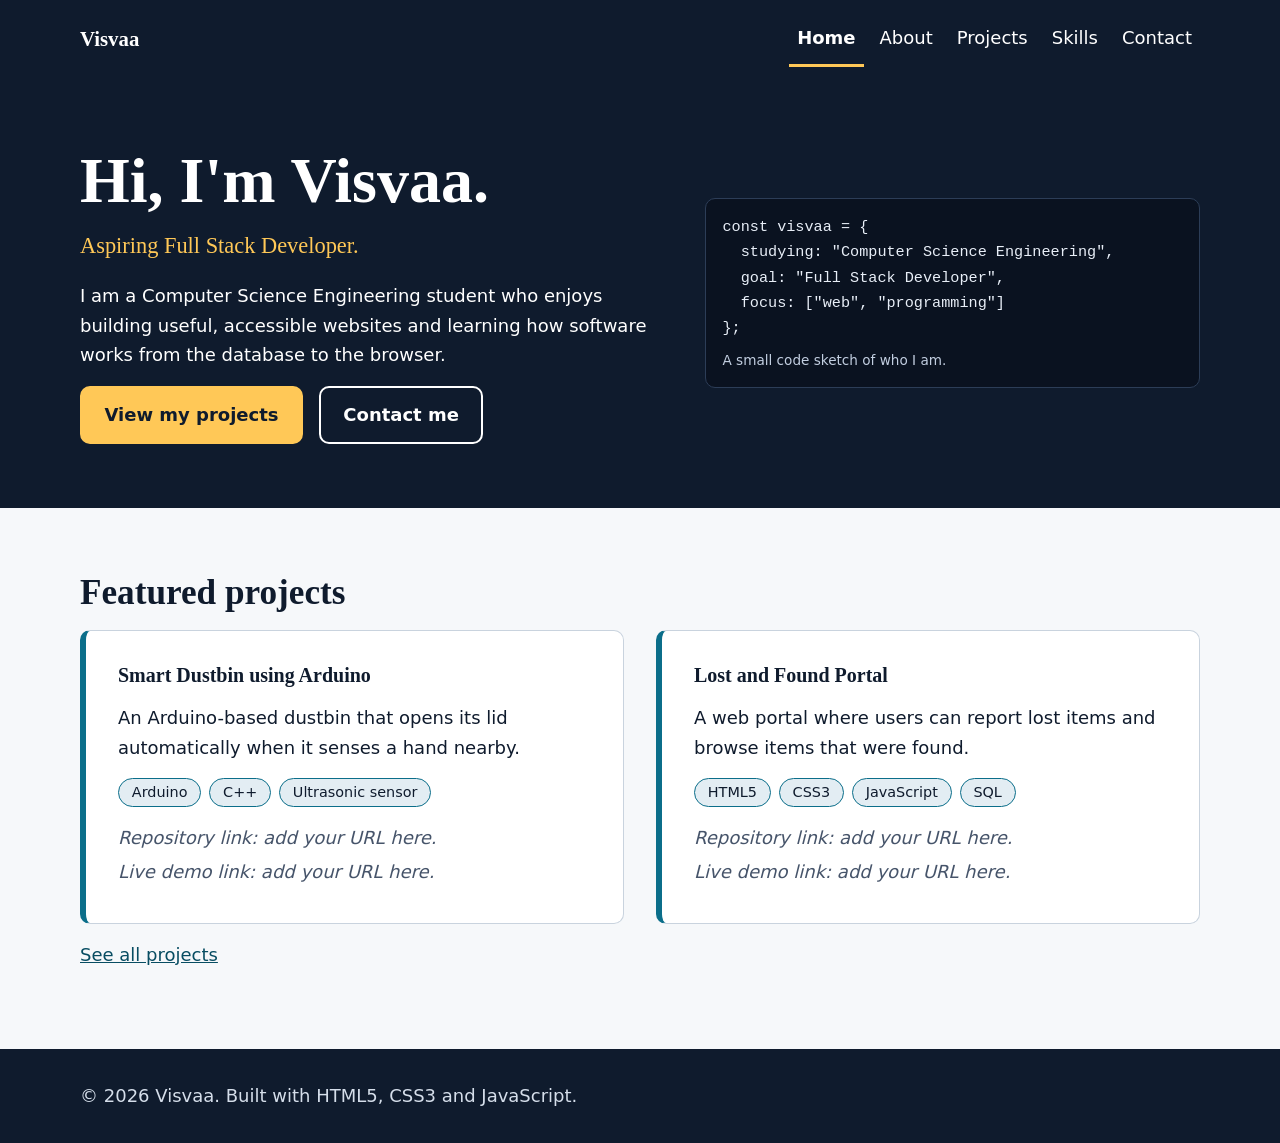
<file: index.html>
<!DOCTYPE html>
<html lang="en">
<head>
  <meta charset="UTF-8">
  <meta name="viewport" content="width=device-width, initial-scale=1">
  <title>Home | Visvaa Portfolio</title>
  <meta name="description" content="Visvaa is a Computer Science Engineering student and aspiring Full Stack Developer. See projects, skills and contact details.">
  <link rel="stylesheet" href="css/style.css">
  <script src="js/script.js" defer></script>
</head>
<body>
  <a class="skip-link" href="#main">Skip to main content</a>
  <header class="site-header">
    <div class="container header-inner">
      <a class="brand" href="index.html">Visvaa</a>
      <button class="menu-toggle" id="menu-toggle" type="button" aria-expanded="false" aria-controls="site-menu">Menu</button>
      <nav aria-label="Main">
        <ul class="nav-list" id="site-menu"><li><a href="index.html" aria-current="page">Home</a></li><li><a href="about.html">About</a></li><li><a href="projects.html">Projects</a></li><li><a href="skills.html">Skills</a></li><li><a href="contact.html">Contact</a></li></ul>
      </nav>
    </div>
  </header>
  <main id="main">
    <section class="hero" aria-labelledby="hero-title">
      <div class="container hero-grid">
        <div>
          <h1 id="hero-title">Hi, I'm Visvaa.</h1>
          <p class="subtitle">Aspiring Full Stack Developer.</p>
          <p>I am a Computer Science Engineering student who enjoys building useful, accessible websites and learning how software works from the database to the browser.</p>
          <div class="btn-group">
            <a class="btn btn-light" href="projects.html">View my projects</a>
            <a class="btn btn-outline" href="contact.html">Contact me</a>
          </div>
        </div>
        <figure class="code-card">
<pre><code>const visvaa = {
  studying: "Computer Science Engineering",
  goal: "Full Stack Developer",
  focus: ["web", "programming"]
};</code></pre>
          <figcaption>A small code sketch of who I am.</figcaption>
        </figure>
      </div>
    </section>
    <section class="block" aria-labelledby="featured-title">
      <div class="container">
        <h2 id="featured-title">Featured projects</h2>
        <ul class="grid cols-2">
          <li><article class="card">
            <h3>Smart Dustbin using Arduino</h3>
            <p>An Arduino-based dustbin that opens its lid automatically when it senses a hand nearby.</p>
            <ul class="tags" aria-label="Technologies used"><li>Arduino</li><li>C++</li><li>Ultrasonic sensor</li></ul>
            <p class="placeholder">Repository link: add your URL here.</p>
            <p class="placeholder">Live demo link: add your URL here.</p>
          </article></li>
          <li><article class="card">
            <h3>Lost and Found Portal</h3>
            <p>A web portal where users can report lost items and browse items that were found.</p>
            <ul class="tags" aria-label="Technologies used"><li>HTML5</li><li>CSS3</li><li>JavaScript</li><li>SQL</li></ul>
            <p class="placeholder">Repository link: add your URL here.</p>
            <p class="placeholder">Live demo link: add your URL here.</p>
          </article></li>
        </ul>
        <p><a href="projects.html">See all projects</a></p>
      </div>
    </section>
  </main>
  <footer class="site-footer">
    <div class="container">
      <p>&copy; <time datetime="2026">2026</time> Visvaa. Built with HTML5, CSS3 and JavaScript.</p>
    </div>
  </footer>
</body>
</html>
</file>
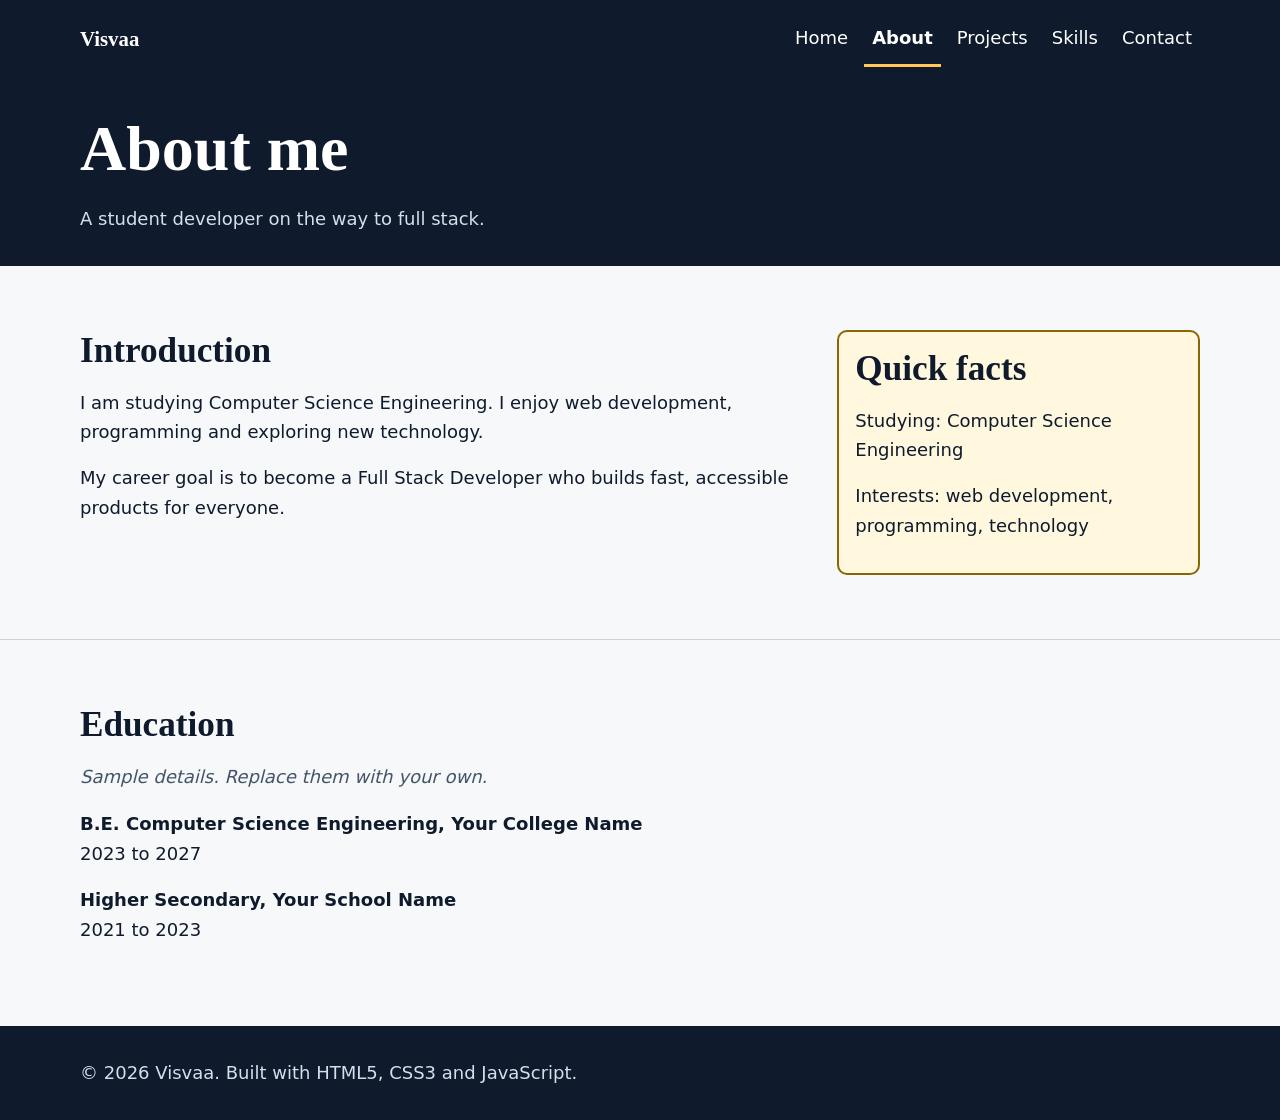
<file: about.html>
<!DOCTYPE html>
<html lang="en">
<head>
  <meta charset="UTF-8">
  <meta name="viewport" content="width=device-width, initial-scale=1">
  <title>About | Visvaa Portfolio</title>
  <meta name="description" content="Learn about Visvaa, a Computer Science Engineering student interested in web development, programming and technology.">
  <link rel="stylesheet" href="css/style.css">
  <script src="js/script.js" defer></script>
</head>
<body>
  <a class="skip-link" href="#main">Skip to main content</a>
  <header class="site-header">
    <div class="container header-inner">
      <a class="brand" href="index.html">Visvaa</a>
      <button class="menu-toggle" id="menu-toggle" type="button" aria-expanded="false" aria-controls="site-menu">Menu</button>
      <nav aria-label="Main">
        <ul class="nav-list" id="site-menu"><li><a href="index.html">Home</a></li><li><a href="about.html" aria-current="page">About</a></li><li><a href="projects.html">Projects</a></li><li><a href="skills.html">Skills</a></li><li><a href="contact.html">Contact</a></li></ul>
      </nav>
    </div>
  </header>
  <main id="main">
    <header class="page-title"><div class="container"><h1>About me</h1><p>A student developer on the way to full stack.</p></div></header>
    <section class="block" aria-labelledby="intro-title">
      <div class="container layout-two">
        <div>
          <h2 id="intro-title">Introduction</h2>
          <p>I am studying Computer Science Engineering. I enjoy web development, programming and exploring new technology.</p>
          <p>My career goal is to become a Full Stack Developer who builds fast, accessible products for everyone.</p>
        </div>
        <aside class="note" aria-labelledby="facts-title">
          <h2 id="facts-title">Quick facts</h2>
          <p>Studying: Computer Science Engineering</p>
          <p>Interests: web development, programming, technology</p>
        </aside>
      </div>
    </section>
    <section class="block" aria-labelledby="edu-title">
      <div class="container">
        <h2 id="edu-title">Education</h2>
        <p class="placeholder">Sample details. Replace them with your own.</p>
        <dl class="edu">
          <dt>B.E. Computer Science Engineering, Your College Name</dt>
          <dd><time datetime="2023">2023</time> to <time datetime="2027">2027</time></dd>
          <dt>Higher Secondary, Your School Name</dt>
          <dd><time datetime="2021">2021</time> to <time datetime="2023">2023</time></dd>
        </dl>
      </div>
    </section>
  </main>
  <footer class="site-footer">
    <div class="container">
      <p>&copy; <time datetime="2026">2026</time> Visvaa. Built with HTML5, CSS3 and JavaScript.</p>
    </div>
  </footer>
</body>
</html>
</file>
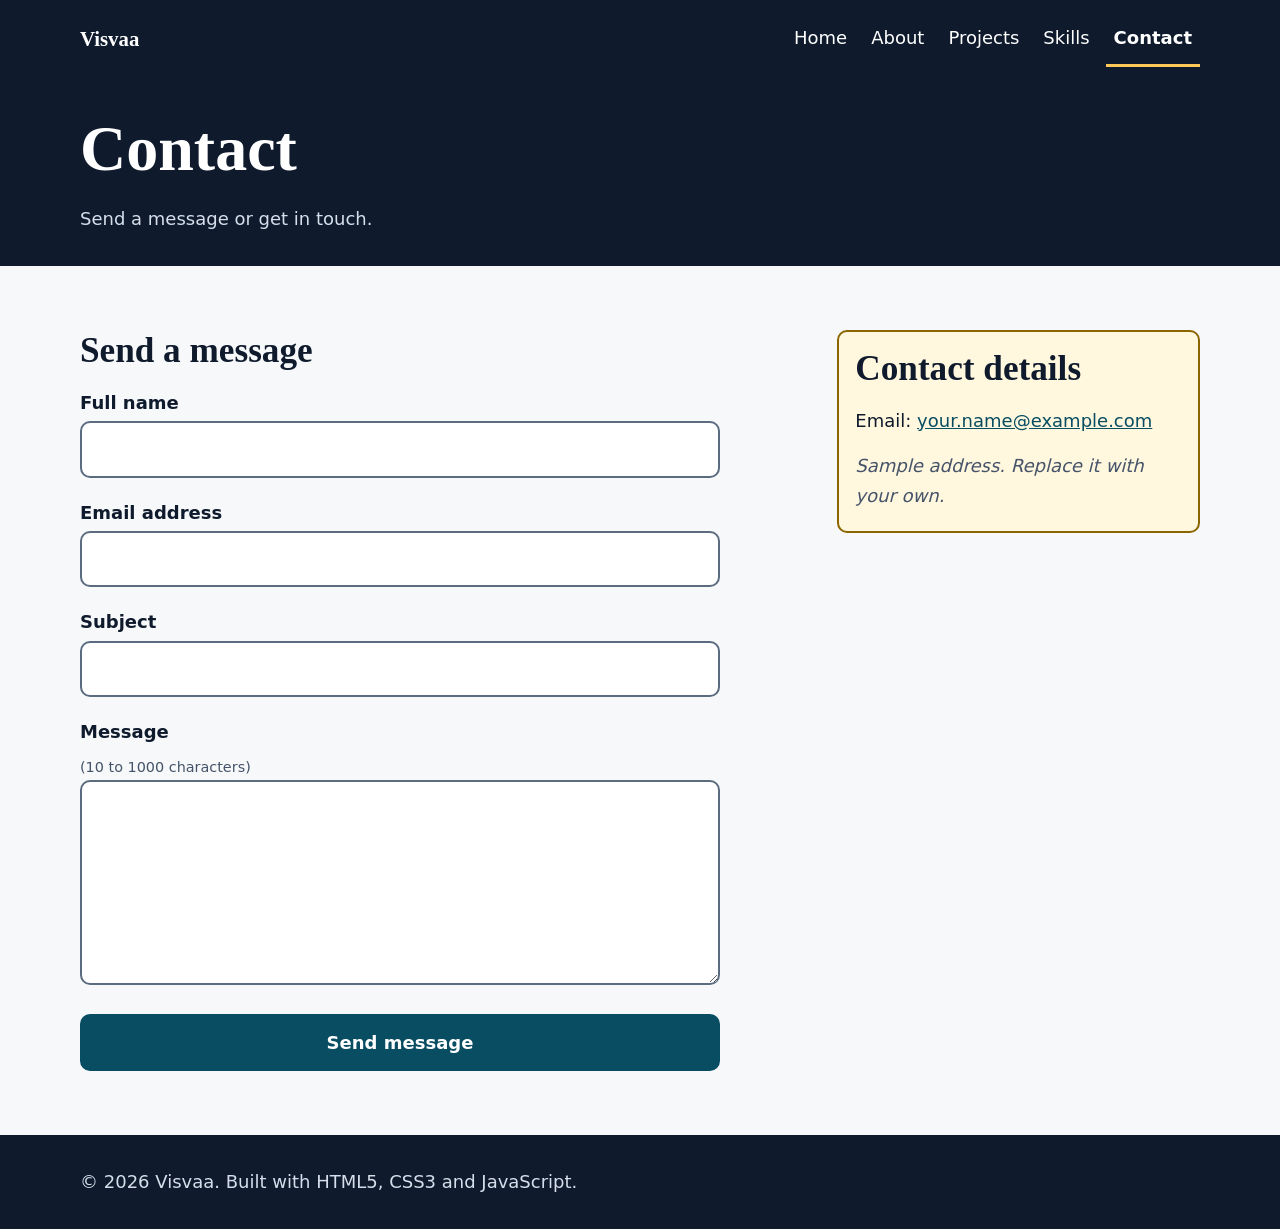
<file: contact.html>
<!DOCTYPE html>
<html lang="en">
<head>
  <meta charset="UTF-8">
  <meta name="viewport" content="width=device-width, initial-scale=1">
  <title>Contact | Visvaa Portfolio</title>
  <meta name="description" content="Contact Visvaa using the form. Includes accessible validation and clear status messages.">
  <link rel="stylesheet" href="css/style.css">
  <script src="js/script.js" defer></script>
</head>
<body>
  <a class="skip-link" href="#main">Skip to main content</a>
  <header class="site-header">
    <div class="container header-inner">
      <a class="brand" href="index.html">Visvaa</a>
      <button class="menu-toggle" id="menu-toggle" type="button" aria-expanded="false" aria-controls="site-menu">Menu</button>
      <nav aria-label="Main">
        <ul class="nav-list" id="site-menu"><li><a href="index.html">Home</a></li><li><a href="about.html">About</a></li><li><a href="projects.html">Projects</a></li><li><a href="skills.html">Skills</a></li><li><a href="contact.html" aria-current="page">Contact</a></li></ul>
      </nav>
    </div>
  </header>
  <main id="main">
    <header class="page-title"><div class="container"><h1>Contact</h1><p>Send a message or get in touch.</p></div></header>
    <section class="block" aria-labelledby="form-title">
      <div class="container layout-two">
        <div>
          <h2 id="form-title">Send a message</h2>
          <form id="contact-form" novalidate>
        <div>
          <label for="name">Full name</label>
          <input id="name" name="name" type="text" required minlength="2" maxlength="80" autocomplete="name" aria-describedby="name-error">
          <p class="error" id="name-error"></p>
        </div>
        <div>
          <label for="email">Email address</label>
          <input id="email" name="email" type="email" required maxlength="120" autocomplete="email" aria-describedby="email-error">
          <p class="error" id="email-error"></p>
        </div>
        <div>
          <label for="subject">Subject</label>
          <input id="subject" name="subject" type="text" required minlength="3" maxlength="100" aria-describedby="subject-error">
          <p class="error" id="subject-error"></p>
        </div>
        <div>
          <label for="message">Message</label><span class="hint" id="message-hint"> (10 to 1000 characters)</span>
          <textarea id="message" name="message" rows="6" required minlength="10" maxlength="1000" aria-describedby="message-hint message-error"></textarea>
          <p class="error" id="message-error"></p>
        </div>
            <button class="btn" type="submit">Send message</button>
            <p class="status" id="form-status" role="status" aria-live="polite"></p>
          </form>
        </div>
        <aside class="note" aria-labelledby="details-title">
          <h2 id="details-title">Contact details</h2>
          <address>
            <p>Email: <a href="mailto:your.name@example.com">your.name@example.com</a></p>
            <p class="placeholder">Sample address. Replace it with your own.</p>
          </address>
        </aside>
      </div>
    </section>
  </main>
  <footer class="site-footer">
    <div class="container">
      <p>&copy; <time datetime="2026">2026</time> Visvaa. Built with HTML5, CSS3 and JavaScript.</p>
    </div>
  </footer>
</body>
</html>
</file>
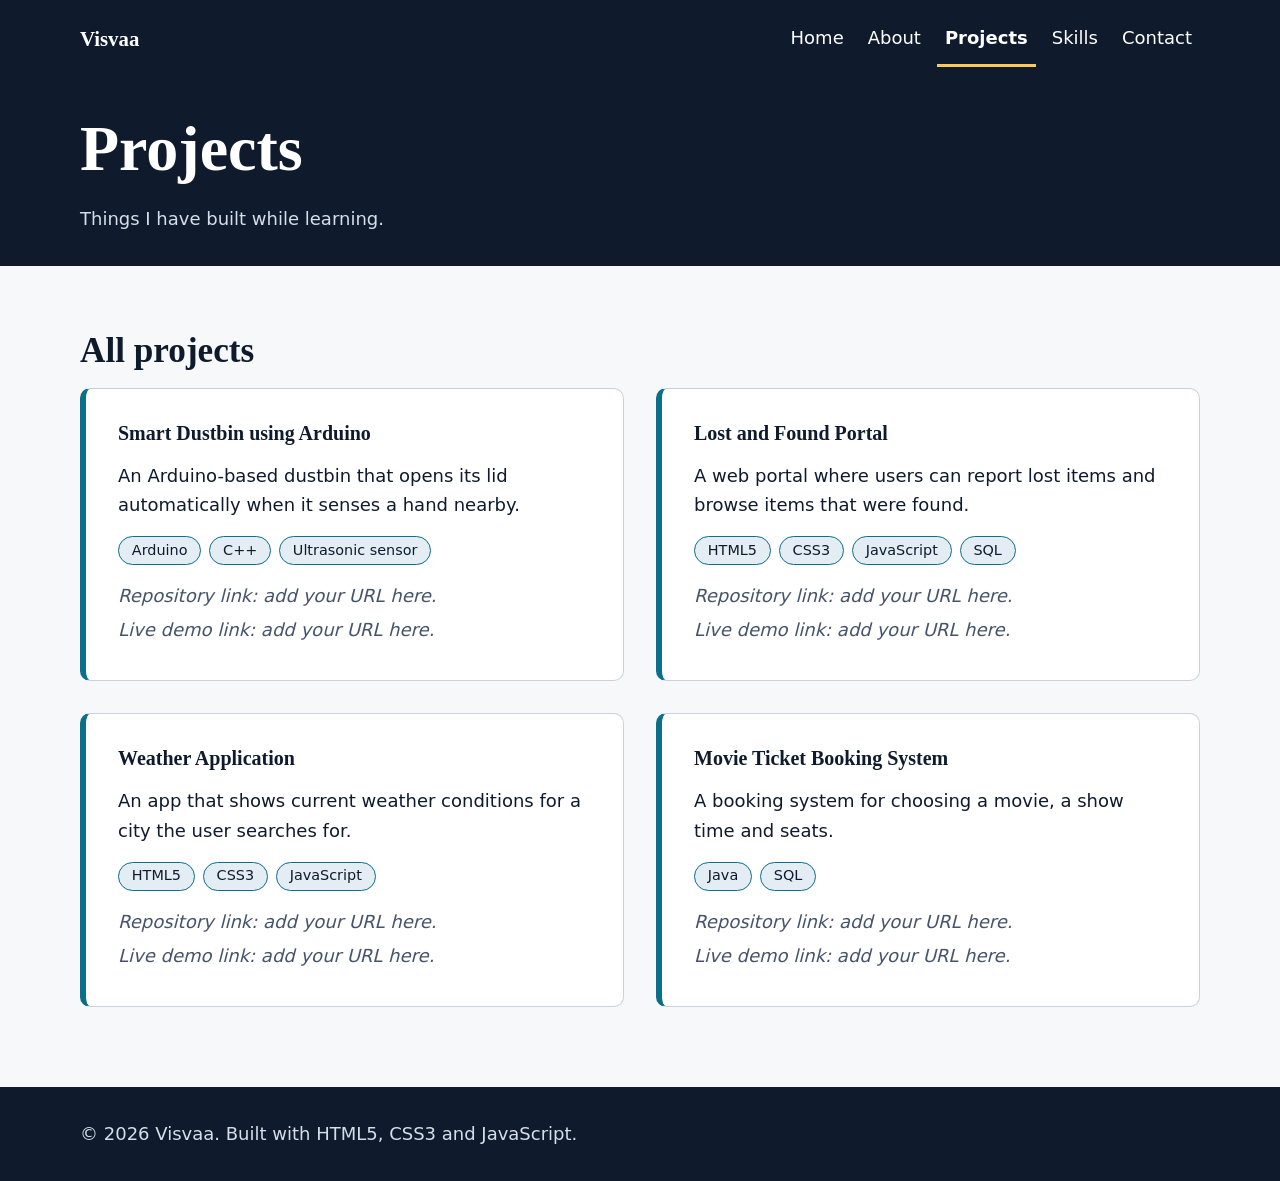
<file: projects.html>
<!DOCTYPE html>
<html lang="en">
<head>
  <meta charset="UTF-8">
  <meta name="viewport" content="width=device-width, initial-scale=1">
  <title>Projects | Visvaa Portfolio</title>
  <meta name="description" content="Projects by Visvaa: Smart Dustbin with Arduino, Lost and Found Portal, Weather Application and Movie Ticket Booking System.">
  <link rel="stylesheet" href="css/style.css">
  <script src="js/script.js" defer></script>
</head>
<body>
  <a class="skip-link" href="#main">Skip to main content</a>
  <header class="site-header">
    <div class="container header-inner">
      <a class="brand" href="index.html">Visvaa</a>
      <button class="menu-toggle" id="menu-toggle" type="button" aria-expanded="false" aria-controls="site-menu">Menu</button>
      <nav aria-label="Main">
        <ul class="nav-list" id="site-menu"><li><a href="index.html">Home</a></li><li><a href="about.html">About</a></li><li><a href="projects.html" aria-current="page">Projects</a></li><li><a href="skills.html">Skills</a></li><li><a href="contact.html">Contact</a></li></ul>
      </nav>
    </div>
  </header>
  <main id="main">
    <header class="page-title"><div class="container"><h1>Projects</h1><p>Things I have built while learning.</p></div></header>
    <section class="block" aria-labelledby="all-projects">
      <div class="container">
        <h2 id="all-projects">All projects</h2>
        <ul class="grid cols-2">
          <li><article class="card">
            <h3>Smart Dustbin using Arduino</h3>
            <p>An Arduino-based dustbin that opens its lid automatically when it senses a hand nearby.</p>
            <ul class="tags" aria-label="Technologies used"><li>Arduino</li><li>C++</li><li>Ultrasonic sensor</li></ul>
            <p class="placeholder">Repository link: add your URL here.</p>
            <p class="placeholder">Live demo link: add your URL here.</p>
          </article></li>
          <li><article class="card">
            <h3>Lost and Found Portal</h3>
            <p>A web portal where users can report lost items and browse items that were found.</p>
            <ul class="tags" aria-label="Technologies used"><li>HTML5</li><li>CSS3</li><li>JavaScript</li><li>SQL</li></ul>
            <p class="placeholder">Repository link: add your URL here.</p>
            <p class="placeholder">Live demo link: add your URL here.</p>
          </article></li>
          <li><article class="card">
            <h3>Weather Application</h3>
            <p>An app that shows current weather conditions for a city the user searches for.</p>
            <ul class="tags" aria-label="Technologies used"><li>HTML5</li><li>CSS3</li><li>JavaScript</li></ul>
            <p class="placeholder">Repository link: add your URL here.</p>
            <p class="placeholder">Live demo link: add your URL here.</p>
          </article></li>
          <li><article class="card">
            <h3>Movie Ticket Booking System</h3>
            <p>A booking system for choosing a movie, a show time and seats.</p>
            <ul class="tags" aria-label="Technologies used"><li>Java</li><li>SQL</li></ul>
            <p class="placeholder">Repository link: add your URL here.</p>
            <p class="placeholder">Live demo link: add your URL here.</p>
          </article></li>
        </ul>
      </div>
    </section>
  </main>
  <footer class="site-footer">
    <div class="container">
      <p>&copy; <time datetime="2026">2026</time> Visvaa. Built with HTML5, CSS3 and JavaScript.</p>
    </div>
  </footer>
</body>
</html>
</file>
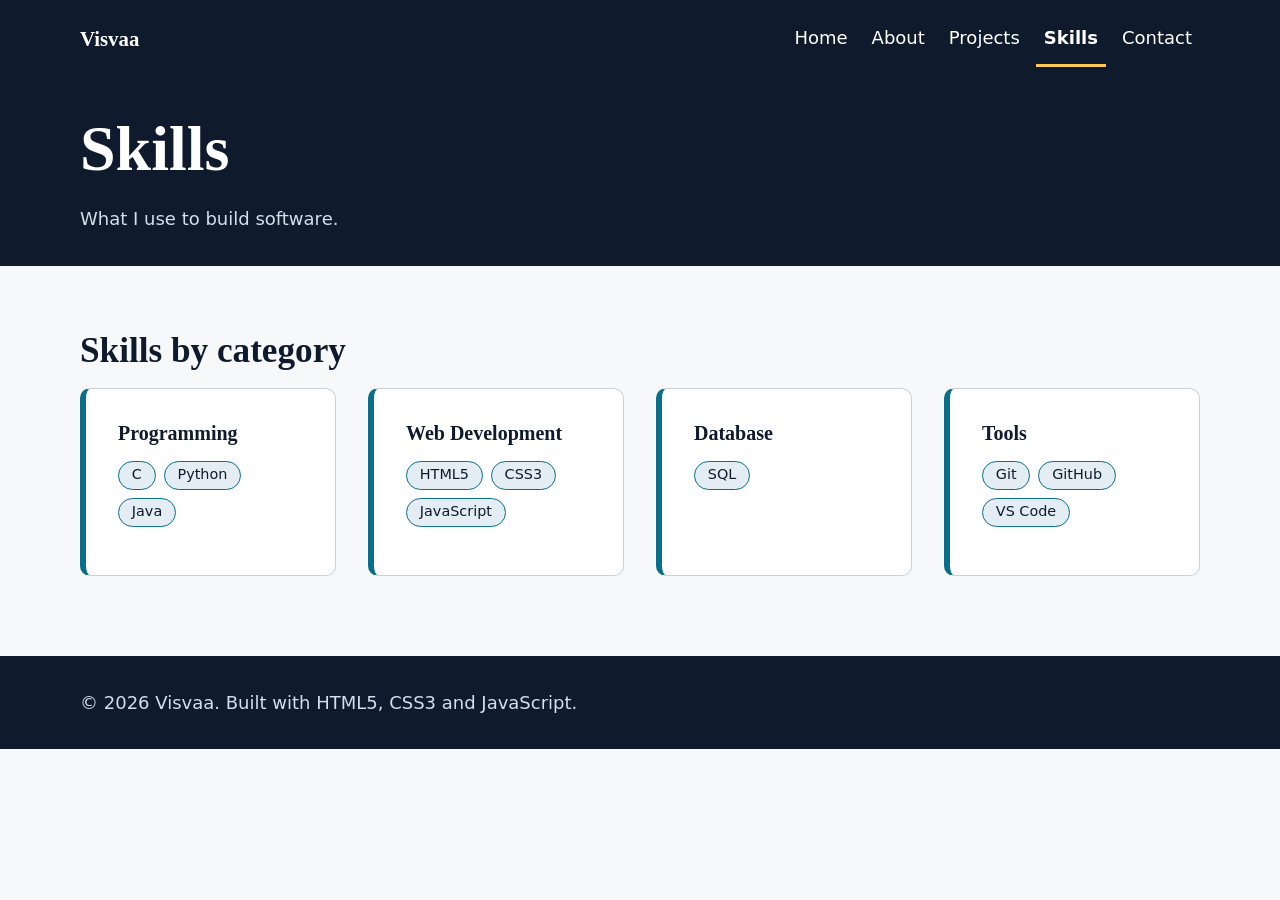
<file: skills.html>
<!DOCTYPE html>
<html lang="en">
<head>
  <meta charset="UTF-8">
  <meta name="viewport" content="width=device-width, initial-scale=1">
  <title>Skills | Visvaa Portfolio</title>
  <meta name="description" content="Skills of Visvaa in programming, web development, databases and developer tools.">
  <link rel="stylesheet" href="css/style.css">
  <script src="js/script.js" defer></script>
</head>
<body>
  <a class="skip-link" href="#main">Skip to main content</a>
  <header class="site-header">
    <div class="container header-inner">
      <a class="brand" href="index.html">Visvaa</a>
      <button class="menu-toggle" id="menu-toggle" type="button" aria-expanded="false" aria-controls="site-menu">Menu</button>
      <nav aria-label="Main">
        <ul class="nav-list" id="site-menu"><li><a href="index.html">Home</a></li><li><a href="about.html">About</a></li><li><a href="projects.html">Projects</a></li><li><a href="skills.html" aria-current="page">Skills</a></li><li><a href="contact.html">Contact</a></li></ul>
      </nav>
    </div>
  </header>
  <main id="main">
    <header class="page-title"><div class="container"><h1>Skills</h1><p>What I use to build software.</p></div></header>
    <section class="block" aria-labelledby="skills-title">
      <div class="container">
        <h2 id="skills-title">Skills by category</h2>
        <ul class="grid cols-4">
          <li><section class="card" aria-labelledby="sk0">
            <h3 id="sk0">Programming</h3>
            <ul class="tags"><li>C</li><li>Python</li><li>Java</li></ul>
          </section></li>
          <li><section class="card" aria-labelledby="sk1">
            <h3 id="sk1">Web Development</h3>
            <ul class="tags"><li>HTML5</li><li>CSS3</li><li>JavaScript</li></ul>
          </section></li>
          <li><section class="card" aria-labelledby="sk2">
            <h3 id="sk2">Database</h3>
            <ul class="tags"><li>SQL</li></ul>
          </section></li>
          <li><section class="card" aria-labelledby="sk3">
            <h3 id="sk3">Tools</h3>
            <ul class="tags"><li>Git</li><li>GitHub</li><li>VS Code</li></ul>
          </section></li>
        </ul>
      </div>
    </section>
  </main>
  <footer class="site-footer">
    <div class="container">
      <p>&copy; <time datetime="2026">2026</time> Visvaa. Built with HTML5, CSS3 and JavaScript.</p>
    </div>
  </footer>
</body>
</html>
</file>
<file: css/style.css>
:root{--ink:#0f1b2d;--paper:#f6f8fa;--card:#fff;--accent:#0b6e8a;--accent-dark:#084d62;--sun:#ffc857;--muted:#46546a;--line:#c9d3de;--err:#b00020;--ok:#0a6b3a;--s1:.5rem;--s2:1rem;--s3:2rem;--s4:4rem;--r:10px}
*,*::before,*::after{box-sizing:border-box}
html{scroll-padding-top:5rem}
body{margin:0;font-family:system-ui,-apple-system,"Segoe UI",Roboto,sans-serif;line-height:1.65;color:var(--ink);background:var(--paper);font-size:clamp(1rem,.95rem + .25vw,1.125rem)}
h1,h2,h3{font-family:Georgia,"Times New Roman",serif;line-height:1.2;margin:0 0 var(--s2)}
h1{font-size:clamp(2.2rem,1.4rem + 4vw,4rem)}h2{font-size:clamp(1.6rem,1.2rem + 1.5vw,2.2rem)}h3{font-size:1.25rem}
p{max-width:65ch;margin:0 0 var(--s2)}
a{color:var(--accent-dark)}
img,svg{max-width:100%;height:auto}
:focus-visible{outline:3px solid var(--sun);outline-offset:3px;box-shadow:0 0 0 5px var(--ink)}
.skip-link{position:absolute;left:var(--s2);top:-4rem;background:var(--sun);color:var(--ink);padding:var(--s1) var(--s2);border-radius:var(--r);z-index:10;font-weight:700}
.skip-link:focus{top:var(--s1)}
.container{width:min(100% - 2rem,70rem);margin-inline:auto}
.site-header{background:var(--ink);position:sticky;top:0;z-index:5}
.header-inner{display:flex;align-items:center;justify-content:space-between;flex-wrap:wrap;padding-block:.75rem}
.brand{color:#fff;font-family:Georgia,serif;font-size:1.3rem;font-weight:700;text-decoration:none}
.menu-toggle{background:none;color:#fff;border:2px solid #fff;border-radius:var(--r);padding:.4rem .9rem;font:inherit;cursor:pointer}
.nav-list{list-style:none;margin:0;padding:0;display:flex;flex-direction:column;width:100%}
html.js .nav-list{display:none}html.js .nav-list.is-open{display:flex}
.nav-list a{display:block;color:#fff;text-decoration:none;padding:.7rem .5rem;border-bottom:3px solid transparent}
.nav-list a:hover{border-bottom-color:var(--sun)}
.nav-list a[aria-current="page"]{border-bottom-color:var(--sun);font-weight:700}
.hero{background:var(--ink);color:#fff;padding-block:var(--s4)}
.hero-grid{display:grid;gap:var(--s3);align-items:center}
.hero h1{margin-bottom:var(--s1)}
.hero .subtitle{font-size:1.4rem;color:var(--sun);font-family:Georgia,serif;margin-bottom:var(--s2)}
.code-card{background:#0a1220;border:1px solid #2c3d57;border-radius:var(--r);padding:var(--s2);font-family:ui-monospace,Consolas,monospace;font-size:.95rem;overflow-x:auto;margin:0}
.code-card figcaption{color:#c2cee0;font-family:system-ui,sans-serif;font-size:.85rem;margin-top:var(--s1)}
.code-card pre{margin:0;color:#e8eef7}
.page-title{background:var(--ink);color:#fff;padding-block:var(--s3)}
.page-title p{color:#d5deea;margin:0}
.block{padding-block:var(--s4)}
.block+.block{border-top:1px solid var(--line)}
.btn{display:inline-block;padding:.75rem 1.4rem;border-radius:var(--r);font:inherit;font-weight:700;text-decoration:none;border:2px solid var(--accent-dark);background:var(--accent-dark);color:#fff;cursor:pointer;transition:background .2s,color .2s}
.btn:hover{background:#fff;color:var(--accent-dark)}
.btn-light{background:var(--sun);border-color:var(--sun);color:var(--ink)}
.btn-light:hover{background:transparent;color:var(--sun)}
.btn-outline{background:transparent;border-color:#fff;color:#fff}
.btn-outline:hover{background:#fff;color:var(--ink)}
.btn-group{display:flex;flex-wrap:wrap;gap:var(--s2);margin-top:var(--s2)}
.grid{display:grid;gap:var(--s3);grid-template-columns:1fr;padding:0;list-style:none;margin:0 0 var(--s2)}
.card{background:var(--card);border:1px solid var(--line);border-left:6px solid var(--accent);border-radius:var(--r);padding:var(--s3);height:100%;transition:transform .2s,border-color .2s}
.card:hover{transform:translateY(-3px);border-left-color:var(--ink)}
.tags{display:flex;flex-wrap:wrap;gap:var(--s1);list-style:none;padding:0;margin:0 0 var(--s2)}
.tags li{background:#e3edf3;border:1px solid var(--accent);border-radius:999px;padding:.1rem .8rem;font-size:.9rem}
.placeholder{font-style:italic;color:var(--muted);margin:0 0 .25rem}
.layout-two{display:grid;gap:var(--s3)}
aside.note{background:#fff7de;border:2px solid #8a6500;border-radius:var(--r);padding:var(--s2);align-self:start}
dl.edu dt{font-weight:700}dl.edu dd{margin:0 0 var(--s2)}
form{display:grid;gap:var(--s2);max-width:40rem}
label{display:block;font-weight:700;margin-bottom:.25rem}
.hint{color:var(--muted);font-size:.9rem}
input,textarea{width:100%;font:inherit;padding:.7rem;border:2px solid #5b6b80;border-radius:var(--r);background:#fff;color:var(--ink)}
input[aria-invalid="true"],textarea[aria-invalid="true"]{border-color:var(--err);border-width:3px}
.error{color:var(--err);font-weight:600;margin:.25rem 0 0}
.error:not(:empty)::before{content:"\26A0  Error: "}
.status{padding:var(--s2);border-radius:var(--r);margin:0}
.status:empty{display:none}
.status.success{background:#e4f5ec;border:2px solid var(--ok);color:#064a28}
.status.error-status{background:#fde8ec;border:2px solid var(--err);color:#7a0016}
address{font-style:normal}
.site-footer{background:var(--ink);color:#d5deea;padding-block:var(--s3)}
.site-footer p{margin:0}
@media (min-width:48em){
.menu-toggle{display:none}
.nav-list,html.js .nav-list{display:flex;flex-direction:row;width:auto;gap:var(--s1)}
.grid.cols-2,.grid.cols-4{grid-template-columns:repeat(2,1fr)}
.layout-two{grid-template-columns:2fr 1fr}
}
@media (min-width:64em){.hero-grid{grid-template-columns:1.2fr 1fr}.grid.cols-4{grid-template-columns:repeat(4,1fr)}}
@media (prefers-reduced-motion:reduce){*,*::before,*::after{transition:none!important;animation:none!important;scroll-behavior:auto!important}.card:hover{transform:none}}
</file>
